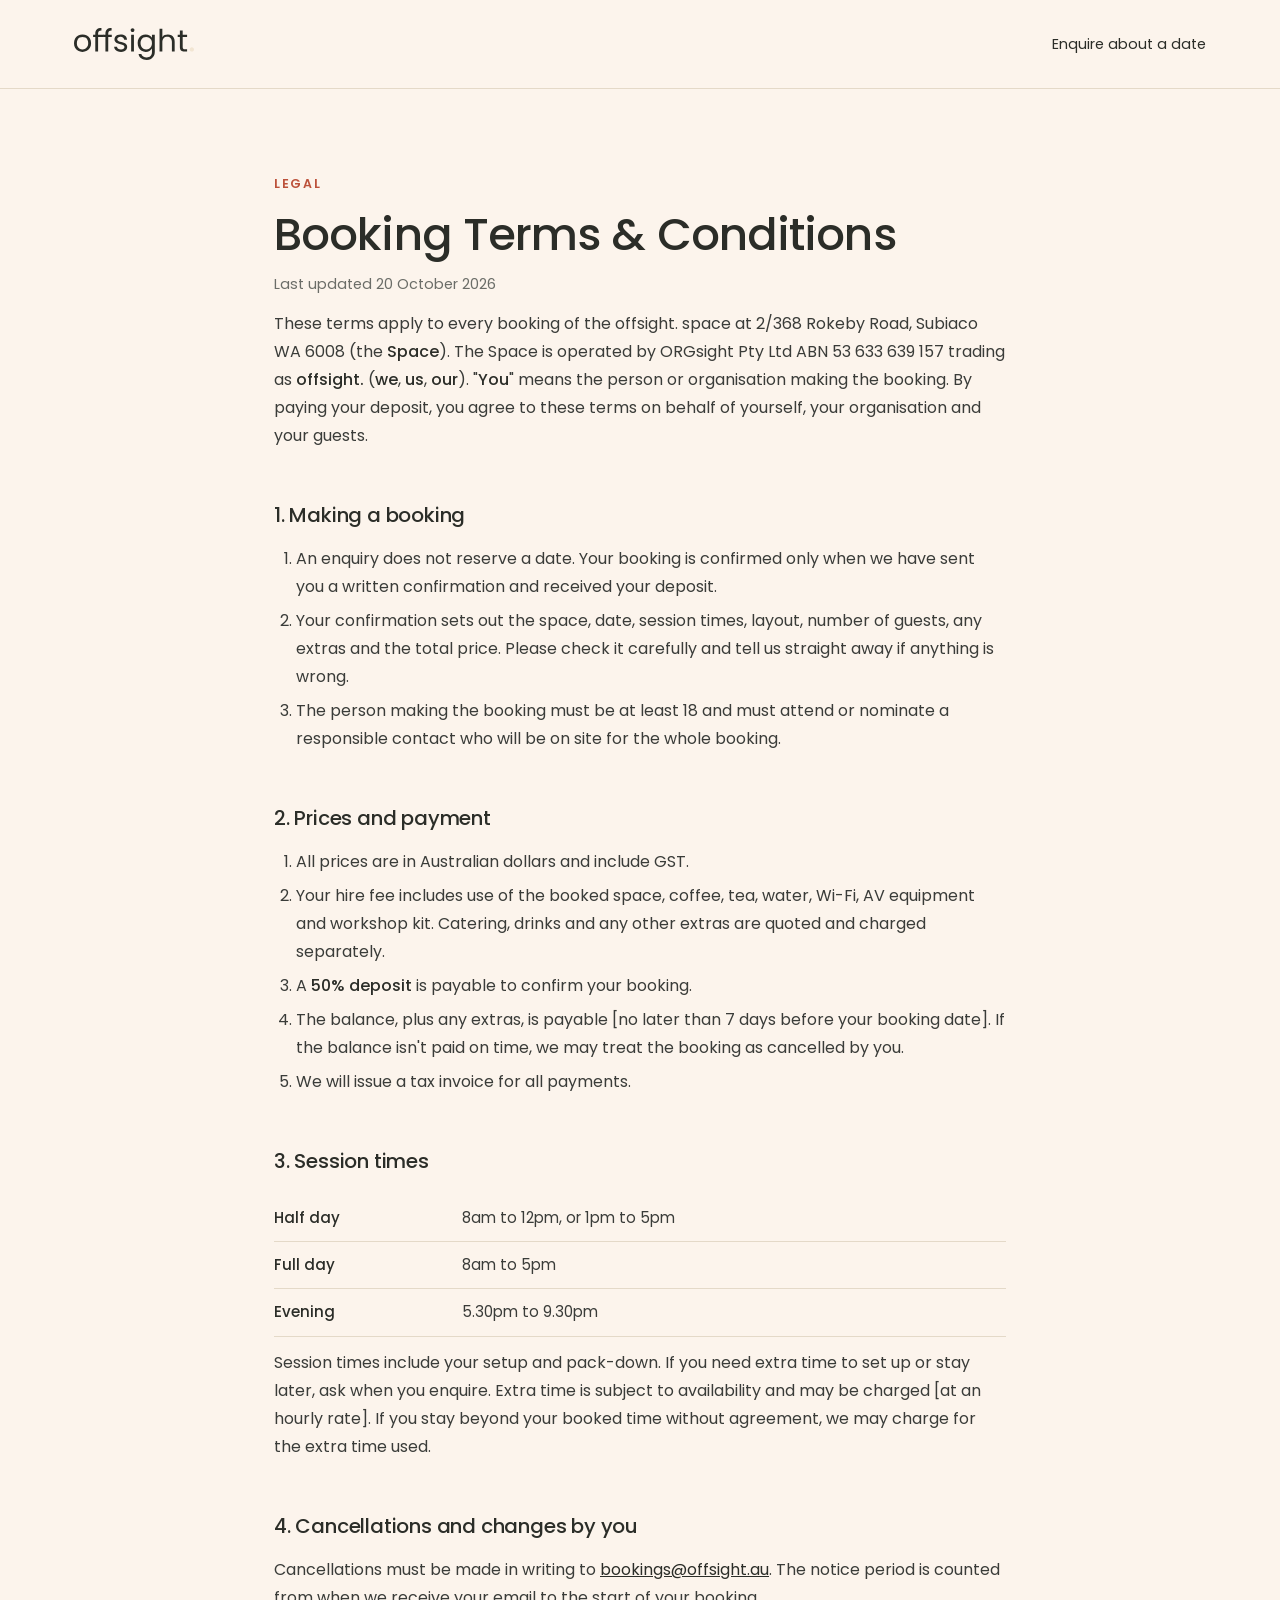
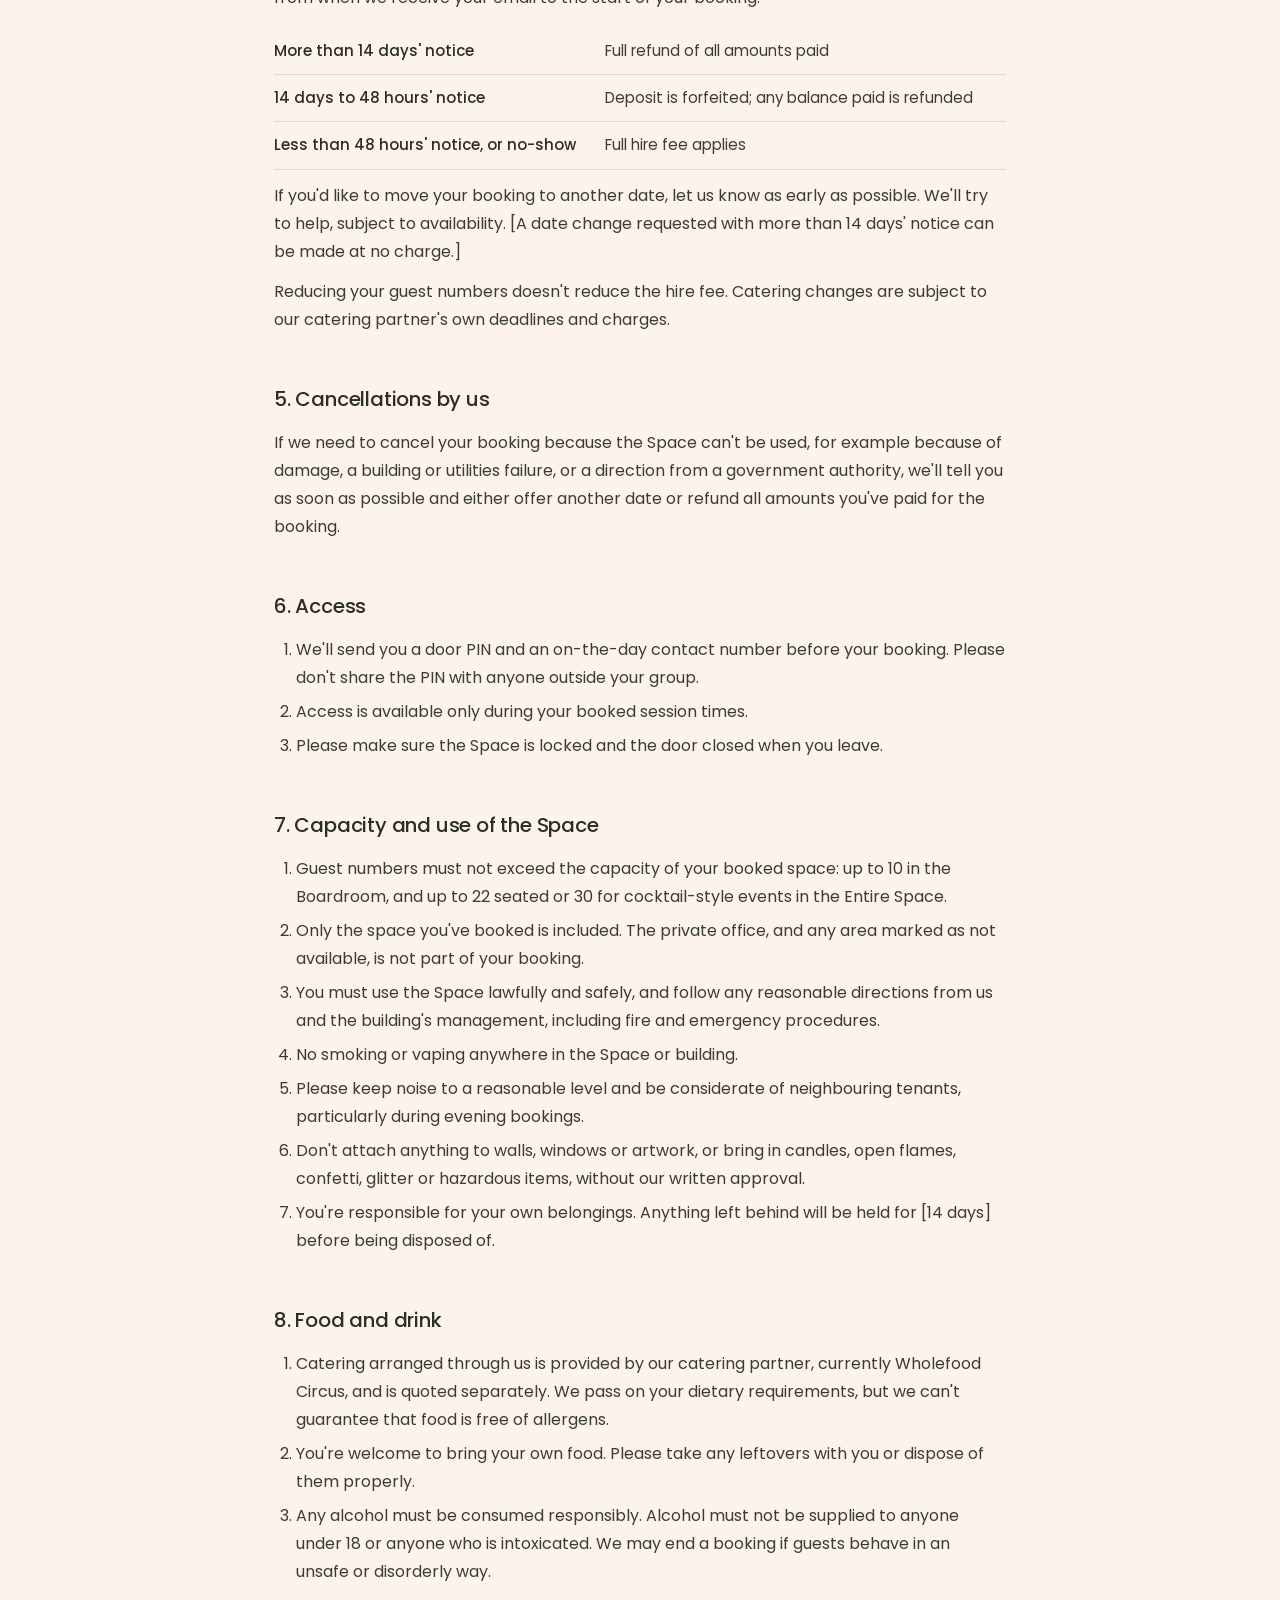
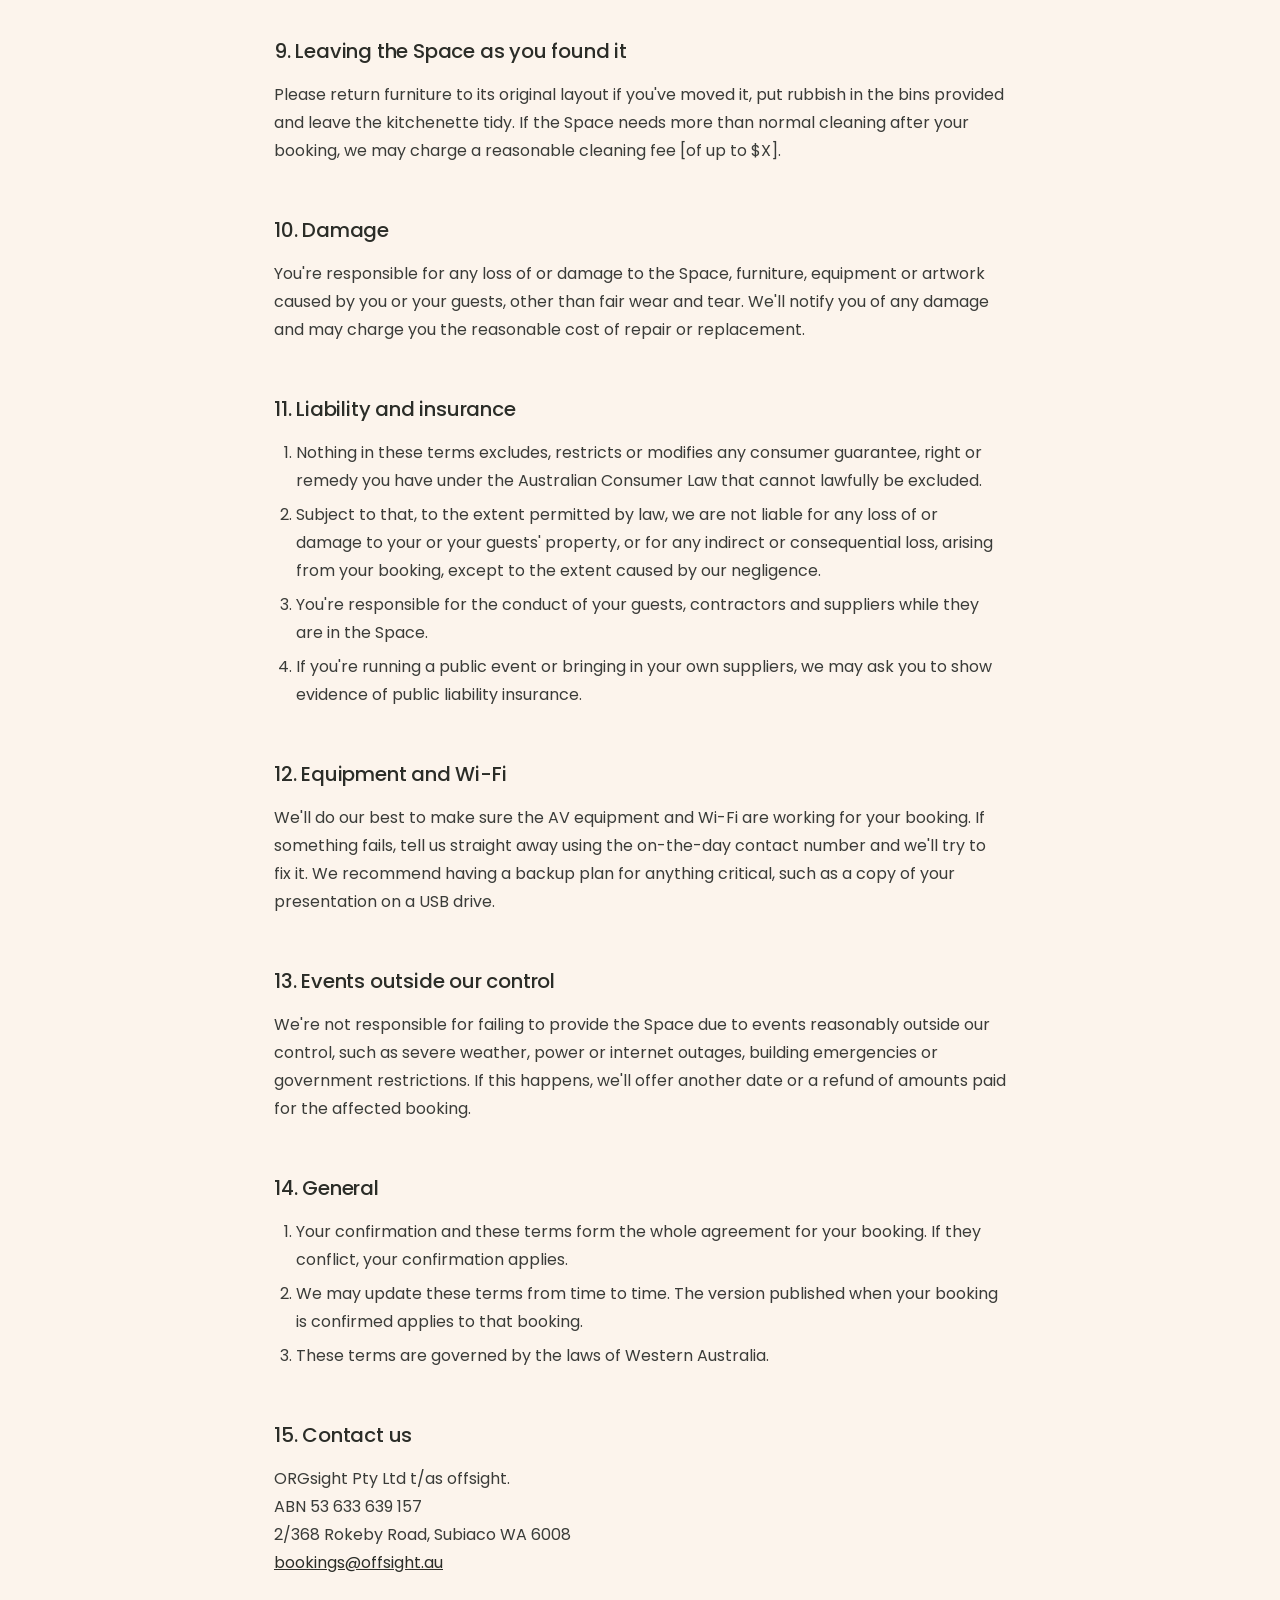
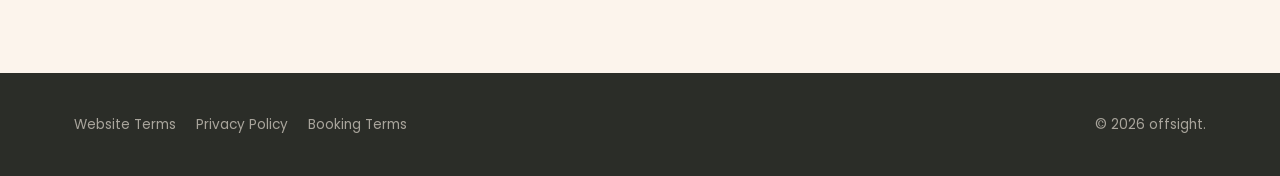
<file: booking-terms.html>
<!doctype html>
<html lang="en-AU">
<head>
<meta charset="utf-8">
<meta name="viewport" content="width=device-width, initial-scale=1">
<title>Booking Terms &amp; Conditions | offsight.</title>
<meta name="description" content="Terms and conditions for booking the offsight. boardroom and event space in Subiaco, including deposits, cancellations and use of the space.">
<link rel="canonical" href="https://offsight.au/booking-terms">
<link rel="icon" href="assets/favicon.svg" type="image/svg+xml">
<link rel="apple-touch-icon" href="assets/apple-touch-icon.png">
<meta name="theme-color" content="#2b2d28">
<link rel="preconnect" href="https://fonts.googleapis.com">
<link rel="preconnect" href="https://fonts.gstatic.com" crossorigin>
<link href="https://fonts.googleapis.com/css2?family=Poppins:wght@400;500;600&display=swap" rel="stylesheet">
<link rel="stylesheet" href="assets/legal.css">
</head>
<body>
<header>
  <div class="wrap">
    <a href="/" aria-label="offsight. home"><img src="assets/logo.svg" alt="offsight." width="120" height="32"></a>
    <nav><a href="/#book">Enquire about a date</a></nav>
  </div>
</header>

<main>
  <div class="wrap">
    <p class="eyebrow">Legal</p>
    <h1>Booking Terms &amp; Conditions</h1>
    <p class="updated">Last updated 20 October 2026</p>

    <p>These terms apply to every booking of the offsight. space at 2/368 Rokeby Road, Subiaco WA 6008 (the <strong>Space</strong>). The Space is operated by ORGsight Pty Ltd ABN 53 633 639 157 trading as <strong>offsight.</strong> (<strong>we</strong>, <strong>us</strong>, <strong>our</strong>). "<strong>You</strong>" means the person or organisation making the booking. By paying your deposit, you agree to these terms on behalf of yourself, your organisation and your guests.</p>

    <h2>1. Making a booking</h2>
    <ol>
      <li>An enquiry does not reserve a date. Your booking is confirmed only when we have sent you a written confirmation and received your deposit.</li>
      <li>Your confirmation sets out the space, date, session times, layout, number of guests, any extras and the total price. Please check it carefully and tell us straight away if anything is wrong.</li>
      <li>The person making the booking must be at least 18 and must attend or nominate a responsible contact who will be on site for the whole booking.</li>
    </ol>

    <h2>2. Prices and payment</h2>
    <ol>
      <li>All prices are in Australian dollars and include GST.</li>
      <li>Your hire fee includes use of the booked space, coffee, tea, water, Wi-Fi, AV equipment and workshop kit. Catering, drinks and any other extras are quoted and charged separately.</li>
      <li>A <strong>50% deposit</strong> is payable to confirm your booking.</li>
      <li>The balance, plus any extras, is payable [no later than 7 days before your booking date]. If the balance isn't paid on time, we may treat the booking as cancelled by you.</li>
      <li>We will issue a tax invoice for all payments.</li>
    </ol>

    <h2>3. Session times</h2>
    <table>
      <tr><th>Half day</th><td>8am to 12pm, or 1pm to 5pm</td></tr>
      <tr><th>Full day</th><td>8am to 5pm</td></tr>
      <tr><th>Evening</th><td>5.30pm to 9.30pm</td></tr>
    </table>
    <p>Session times include your setup and pack-down. If you need extra time to set up or stay later, ask when you enquire. Extra time is subject to availability and may be charged [at an hourly rate]. If you stay beyond your booked time without agreement, we may charge for the extra time used.</p>

    <h2>4. Cancellations and changes by you</h2>
    <p>Cancellations must be made in writing to <a href="mailto:bookings@offsight.au">bookings@offsight.au</a>. The notice period is counted from when we receive your email to the start of your booking.</p>
    <table>
      <tr><th>More than 14 days' notice</th><td>Full refund of all amounts paid</td></tr>
      <tr><th>14 days to 48 hours' notice</th><td>Deposit is forfeited; any balance paid is refunded</td></tr>
      <tr><th>Less than 48 hours' notice, or no-show</th><td>Full hire fee applies</td></tr>
    </table>
    <p>If you'd like to move your booking to another date, let us know as early as possible. We'll try to help, subject to availability. [A date change requested with more than 14 days' notice can be made at no charge.]</p>
    <p>Reducing your guest numbers doesn't reduce the hire fee. Catering changes are subject to our catering partner's own deadlines and charges.</p>

    <h2>5. Cancellations by us</h2>
    <p>If we need to cancel your booking because the Space can't be used, for example because of damage, a building or utilities failure, or a direction from a government authority, we'll tell you as soon as possible and either offer another date or refund all amounts you've paid for the booking.</p>

    <h2>6. Access</h2>
    <ol>
      <li>We'll send you a door PIN and an on-the-day contact number before your booking. Please don't share the PIN with anyone outside your group.</li>
      <li>Access is available only during your booked session times.</li>
      <li>Please make sure the Space is locked and the door closed when you leave.</li>
    </ol>

    <h2>7. Capacity and use of the Space</h2>
    <ol>
      <li>Guest numbers must not exceed the capacity of your booked space: up to 10 in the Boardroom, and up to 22 seated or 30 for cocktail-style events in the Entire Space.</li>
      <li>Only the space you've booked is included. The private office, and any area marked as not available, is not part of your booking.</li>
      <li>You must use the Space lawfully and safely, and follow any reasonable directions from us and the building's management, including fire and emergency procedures.</li>
      <li>No smoking or vaping anywhere in the Space or building.</li>
      <li>Please keep noise to a reasonable level and be considerate of neighbouring tenants, particularly during evening bookings.</li>
      <li>Don't attach anything to walls, windows or artwork, or bring in candles, open flames, confetti, glitter or hazardous items, without our written approval.</li>
      <li>You're responsible for your own belongings. Anything left behind will be held for [14 days] before being disposed of.</li>
    </ol>

    <h2>8. Food and drink</h2>
    <ol>
      <li>Catering arranged through us is provided by our catering partner, currently Wholefood Circus, and is quoted separately. We pass on your dietary requirements, but we can't guarantee that food is free of allergens.</li>
      <li>You're welcome to bring your own food. Please take any leftovers with you or dispose of them properly.</li>
      <li>Any alcohol must be consumed responsibly. Alcohol must not be supplied to anyone under 18 or anyone who is intoxicated. We may end a booking if guests behave in an unsafe or disorderly way.</li>
    </ol>

    <h2>9. Leaving the Space as you found it</h2>
    <p>Please return furniture to its original layout if you've moved it, put rubbish in the bins provided and leave the kitchenette tidy. If the Space needs more than normal cleaning after your booking, we may charge a reasonable cleaning fee [of up to $X].</p>

    <h2>10. Damage</h2>
    <p>You're responsible for any loss of or damage to the Space, furniture, equipment or artwork caused by you or your guests, other than fair wear and tear. We'll notify you of any damage and may charge you the reasonable cost of repair or replacement.</p>

    <h2>11. Liability and insurance</h2>
    <ol>
      <li>Nothing in these terms excludes, restricts or modifies any consumer guarantee, right or remedy you have under the Australian Consumer Law that cannot lawfully be excluded.</li>
      <li>Subject to that, to the extent permitted by law, we are not liable for any loss of or damage to your or your guests' property, or for any indirect or consequential loss, arising from your booking, except to the extent caused by our negligence.</li>
      <li>You're responsible for the conduct of your guests, contractors and suppliers while they are in the Space.</li>
      <li>If you're running a public event or bringing in your own suppliers, we may ask you to show evidence of public liability insurance.</li>
    </ol>

    <h2>12. Equipment and Wi-Fi</h2>
    <p>We'll do our best to make sure the AV equipment and Wi-Fi are working for your booking. If something fails, tell us straight away using the on-the-day contact number and we'll try to fix it. We recommend having a backup plan for anything critical, such as a copy of your presentation on a USB drive.</p>

    <h2>13. Events outside our control</h2>
    <p>We're not responsible for failing to provide the Space due to events reasonably outside our control, such as severe weather, power or internet outages, building emergencies or government restrictions. If this happens, we'll offer another date or a refund of amounts paid for the affected booking.</p>

    <h2>14. General</h2>
    <ol>
      <li>Your confirmation and these terms form the whole agreement for your booking. If they conflict, your confirmation applies.</li>
      <li>We may update these terms from time to time. The version published when your booking is confirmed applies to that booking.</li>
      <li>These terms are governed by the laws of Western Australia.</li>
    </ol>

    <h2>15. Contact us</h2>
    <p>ORGsight Pty Ltd t/as offsight.<br>ABN 53 633 639 157<br>2/368 Rokeby Road, Subiaco WA 6008<br><a href="mailto:bookings@offsight.au">bookings@offsight.au</a></p>
  </div>
</main>

<footer>
  <div class="wrap">
    <nav><a href="/website-terms">Website Terms</a><a href="/privacy">Privacy Policy</a><a href="/booking-terms">Booking Terms</a></nav>
    <span>© 2026 offsight.</span>
  </div>
</footer>
</body>
</html>
</file>
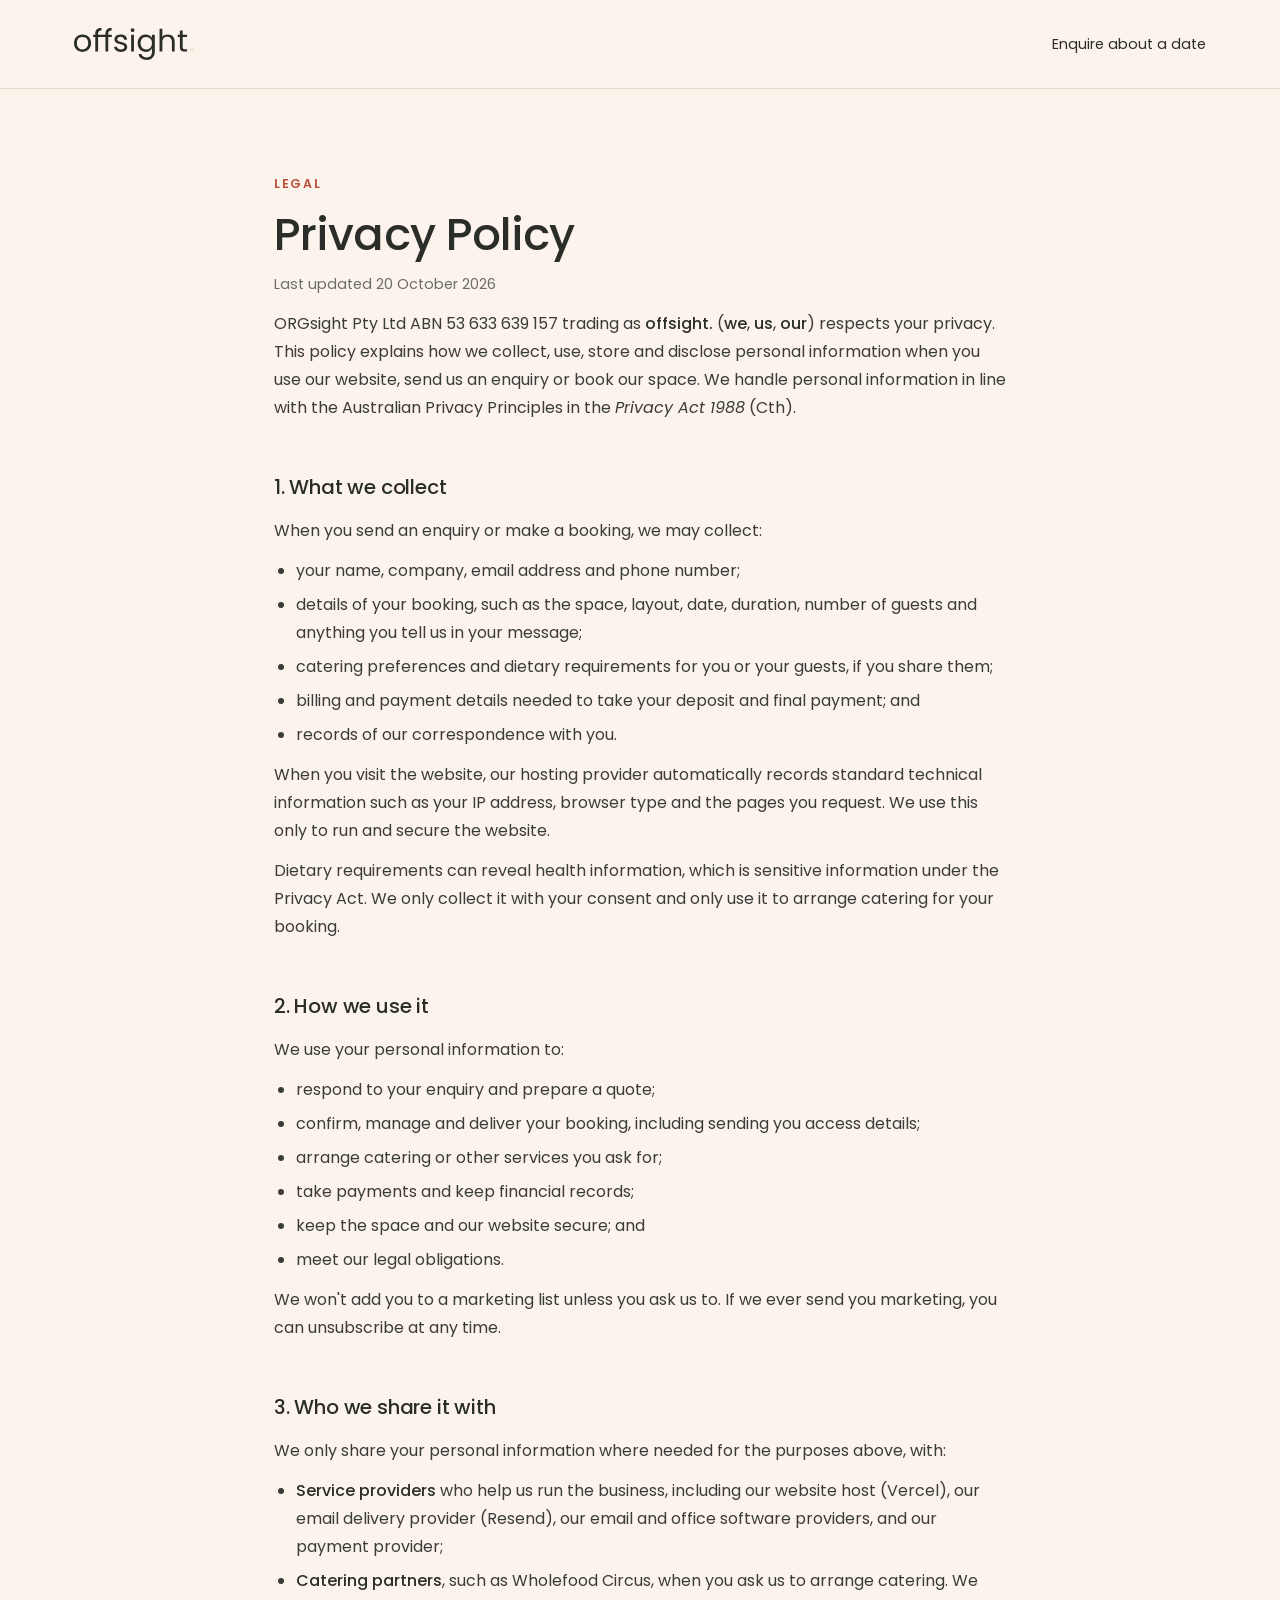
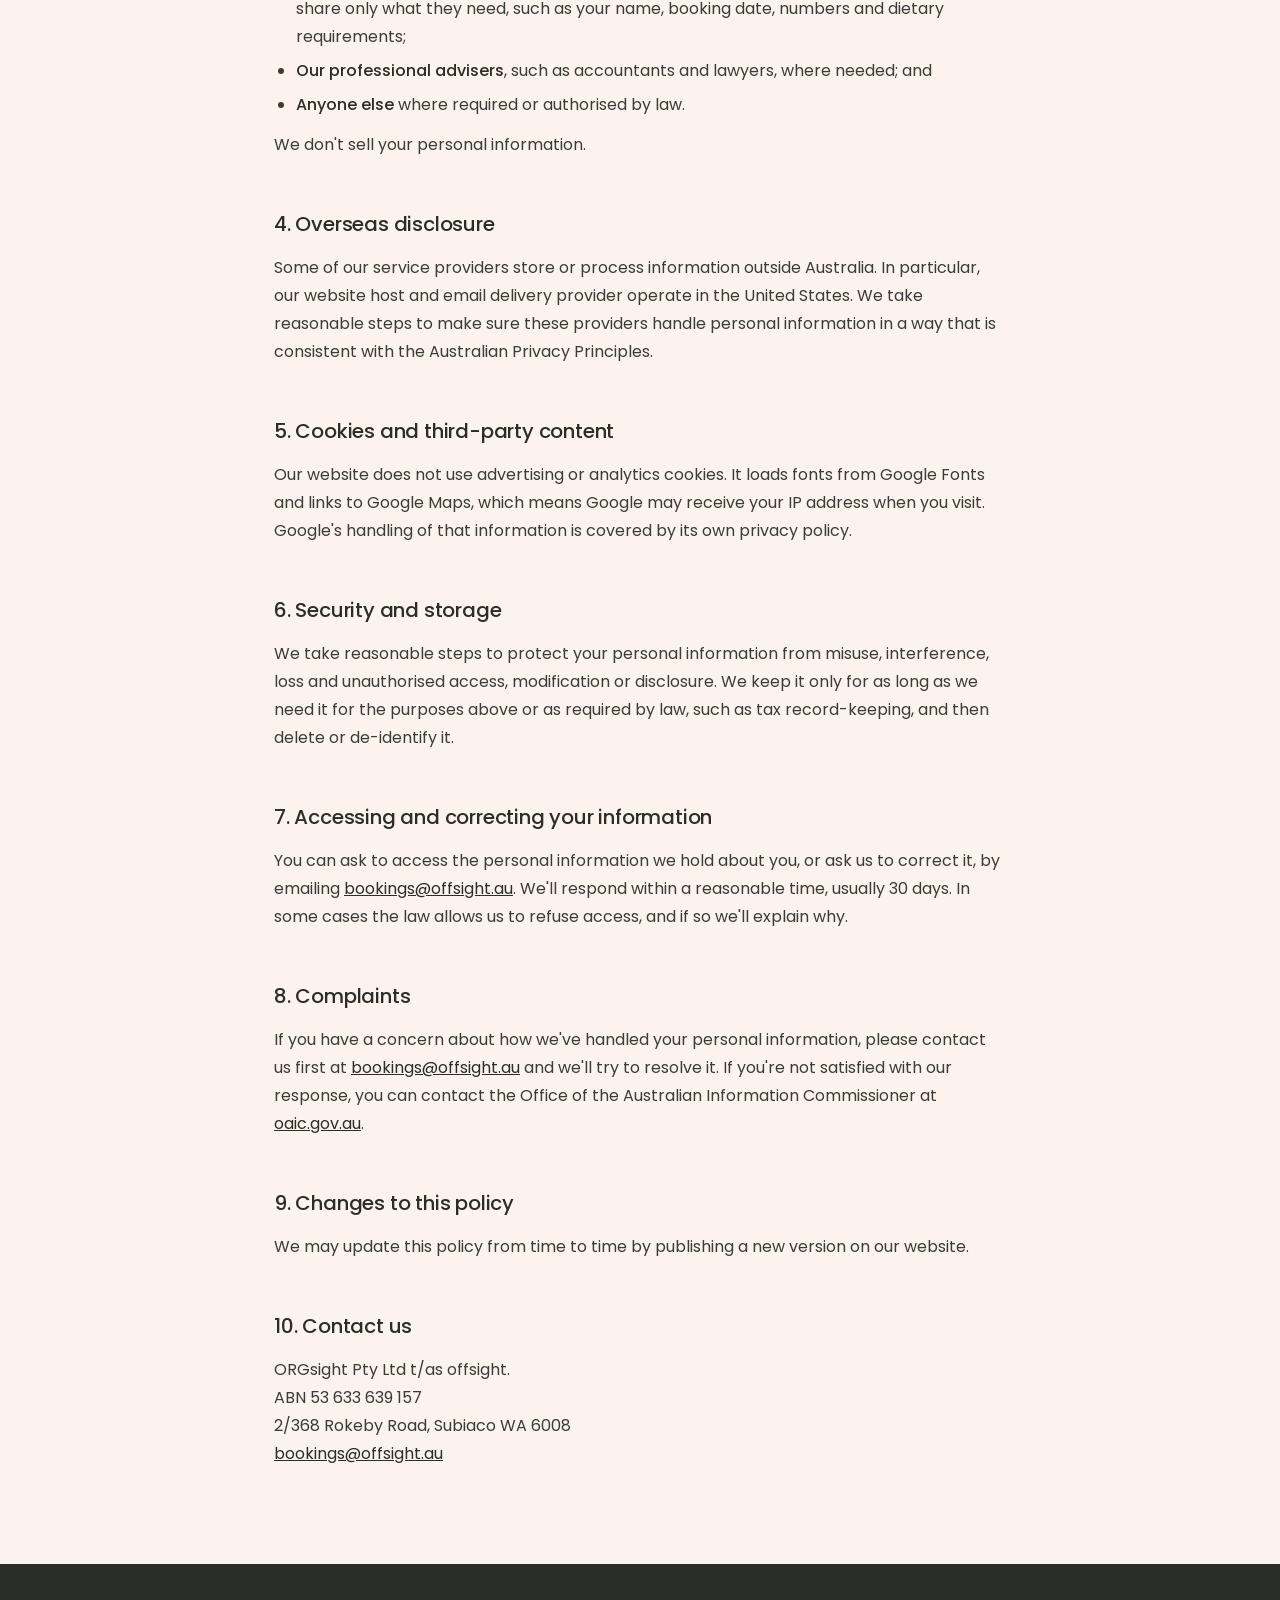
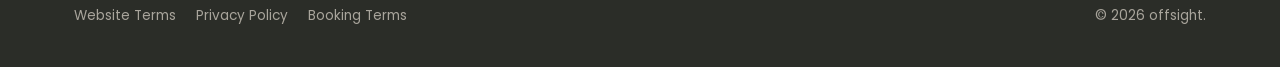
<file: privacy.html>
<!doctype html>
<html lang="en-AU">
<head>
<meta charset="utf-8">
<meta name="viewport" content="width=device-width, initial-scale=1">
<title>Privacy Policy | offsight.</title>
<meta name="description" content="How offsight. collects, uses and protects your personal information.">
<link rel="canonical" href="https://offsight.au/privacy">
<link rel="icon" href="assets/favicon.svg" type="image/svg+xml">
<link rel="apple-touch-icon" href="assets/apple-touch-icon.png">
<meta name="theme-color" content="#2b2d28">
<link rel="preconnect" href="https://fonts.googleapis.com">
<link rel="preconnect" href="https://fonts.gstatic.com" crossorigin>
<link href="https://fonts.googleapis.com/css2?family=Poppins:wght@400;500;600&display=swap" rel="stylesheet">
<link rel="stylesheet" href="assets/legal.css">
</head>
<body>
<header>
  <div class="wrap">
    <a href="/" aria-label="offsight. home"><img src="assets/logo.svg" alt="offsight." width="120" height="32"></a>
    <nav><a href="/#book">Enquire about a date</a></nav>
  </div>
</header>

<main>
  <div class="wrap">
    <p class="eyebrow">Legal</p>
    <h1>Privacy Policy</h1>
    <p class="updated">Last updated 20 October 2026</p>

    <p>ORGsight Pty Ltd ABN 53 633 639 157 trading as <strong>offsight.</strong> (<strong>we</strong>, <strong>us</strong>, <strong>our</strong>) respects your privacy. This policy explains how we collect, use, store and disclose personal information when you use our website, send us an enquiry or book our space. We handle personal information in line with the Australian Privacy Principles in the <em>Privacy Act 1988</em> (Cth).</p>

    <h2>1. What we collect</h2>
    <p>When you send an enquiry or make a booking, we may collect:</p>
    <ul>
      <li>your name, company, email address and phone number;</li>
      <li>details of your booking, such as the space, layout, date, duration, number of guests and anything you tell us in your message;</li>
      <li>catering preferences and dietary requirements for you or your guests, if you share them;</li>
      <li>billing and payment details needed to take your deposit and final payment; and</li>
      <li>records of our correspondence with you.</li>
    </ul>
    <p>When you visit the website, our hosting provider automatically records standard technical information such as your IP address, browser type and the pages you request. We use this only to run and secure the website.</p>
    <p>Dietary requirements can reveal health information, which is sensitive information under the Privacy Act. We only collect it with your consent and only use it to arrange catering for your booking.</p>

    <h2>2. How we use it</h2>
    <p>We use your personal information to:</p>
    <ul>
      <li>respond to your enquiry and prepare a quote;</li>
      <li>confirm, manage and deliver your booking, including sending you access details;</li>
      <li>arrange catering or other services you ask for;</li>
      <li>take payments and keep financial records;</li>
      <li>keep the space and our website secure; and</li>
      <li>meet our legal obligations.</li>
    </ul>
    <p>We won't add you to a marketing list unless you ask us to. If we ever send you marketing, you can unsubscribe at any time.</p>

    <h2>3. Who we share it with</h2>
    <p>We only share your personal information where needed for the purposes above, with:</p>
    <ul>
      <li><strong>Service providers</strong> who help us run the business, including our website host (Vercel), our email delivery provider (Resend), our email and office software providers, and our payment provider;</li>
      <li><strong>Catering partners</strong>, such as Wholefood Circus, when you ask us to arrange catering. We share only what they need, such as your name, booking date, numbers and dietary requirements;</li>
      <li><strong>Our professional advisers</strong>, such as accountants and lawyers, where needed; and</li>
      <li><strong>Anyone else</strong> where required or authorised by law.</li>
    </ul>
    <p>We don't sell your personal information.</p>

    <h2>4. Overseas disclosure</h2>
    <p>Some of our service providers store or process information outside Australia. In particular, our website host and email delivery provider operate in the United States. We take reasonable steps to make sure these providers handle personal information in a way that is consistent with the Australian Privacy Principles.</p>

    <h2>5. Cookies and third-party content</h2>
    <p>Our website does not use advertising or analytics cookies. It loads fonts from Google Fonts and links to Google Maps, which means Google may receive your IP address when you visit. Google's handling of that information is covered by its own privacy policy.</p>

    <h2>6. Security and storage</h2>
    <p>We take reasonable steps to protect your personal information from misuse, interference, loss and unauthorised access, modification or disclosure. We keep it only for as long as we need it for the purposes above or as required by law, such as tax record-keeping, and then delete or de-identify it.</p>

    <h2>7. Accessing and correcting your information</h2>
    <p>You can ask to access the personal information we hold about you, or ask us to correct it, by emailing <a href="mailto:bookings@offsight.au">bookings@offsight.au</a>. We'll respond within a reasonable time, usually 30 days. In some cases the law allows us to refuse access, and if so we'll explain why.</p>

    <h2>8. Complaints</h2>
    <p>If you have a concern about how we've handled your personal information, please contact us first at <a href="mailto:bookings@offsight.au">bookings@offsight.au</a> and we'll try to resolve it. If you're not satisfied with our response, you can contact the Office of the Australian Information Commissioner at <a href="https://www.oaic.gov.au" target="_blank" rel="noopener">oaic.gov.au</a>.</p>

    <h2>9. Changes to this policy</h2>
    <p>We may update this policy from time to time by publishing a new version on our website.</p>

    <h2>10. Contact us</h2>
    <p>ORGsight Pty Ltd t/as offsight.<br>ABN 53 633 639 157<br>2/368 Rokeby Road, Subiaco WA 6008<br><a href="mailto:bookings@offsight.au">bookings@offsight.au</a></p>
  </div>
</main>

<footer>
  <div class="wrap">
    <nav><a href="/website-terms">Website Terms</a><a href="/privacy">Privacy Policy</a><a href="/booking-terms">Booking Terms</a></nav>
    <span>© 2026 offsight.</span>
  </div>
</footer>
</body>
</html>
</file>
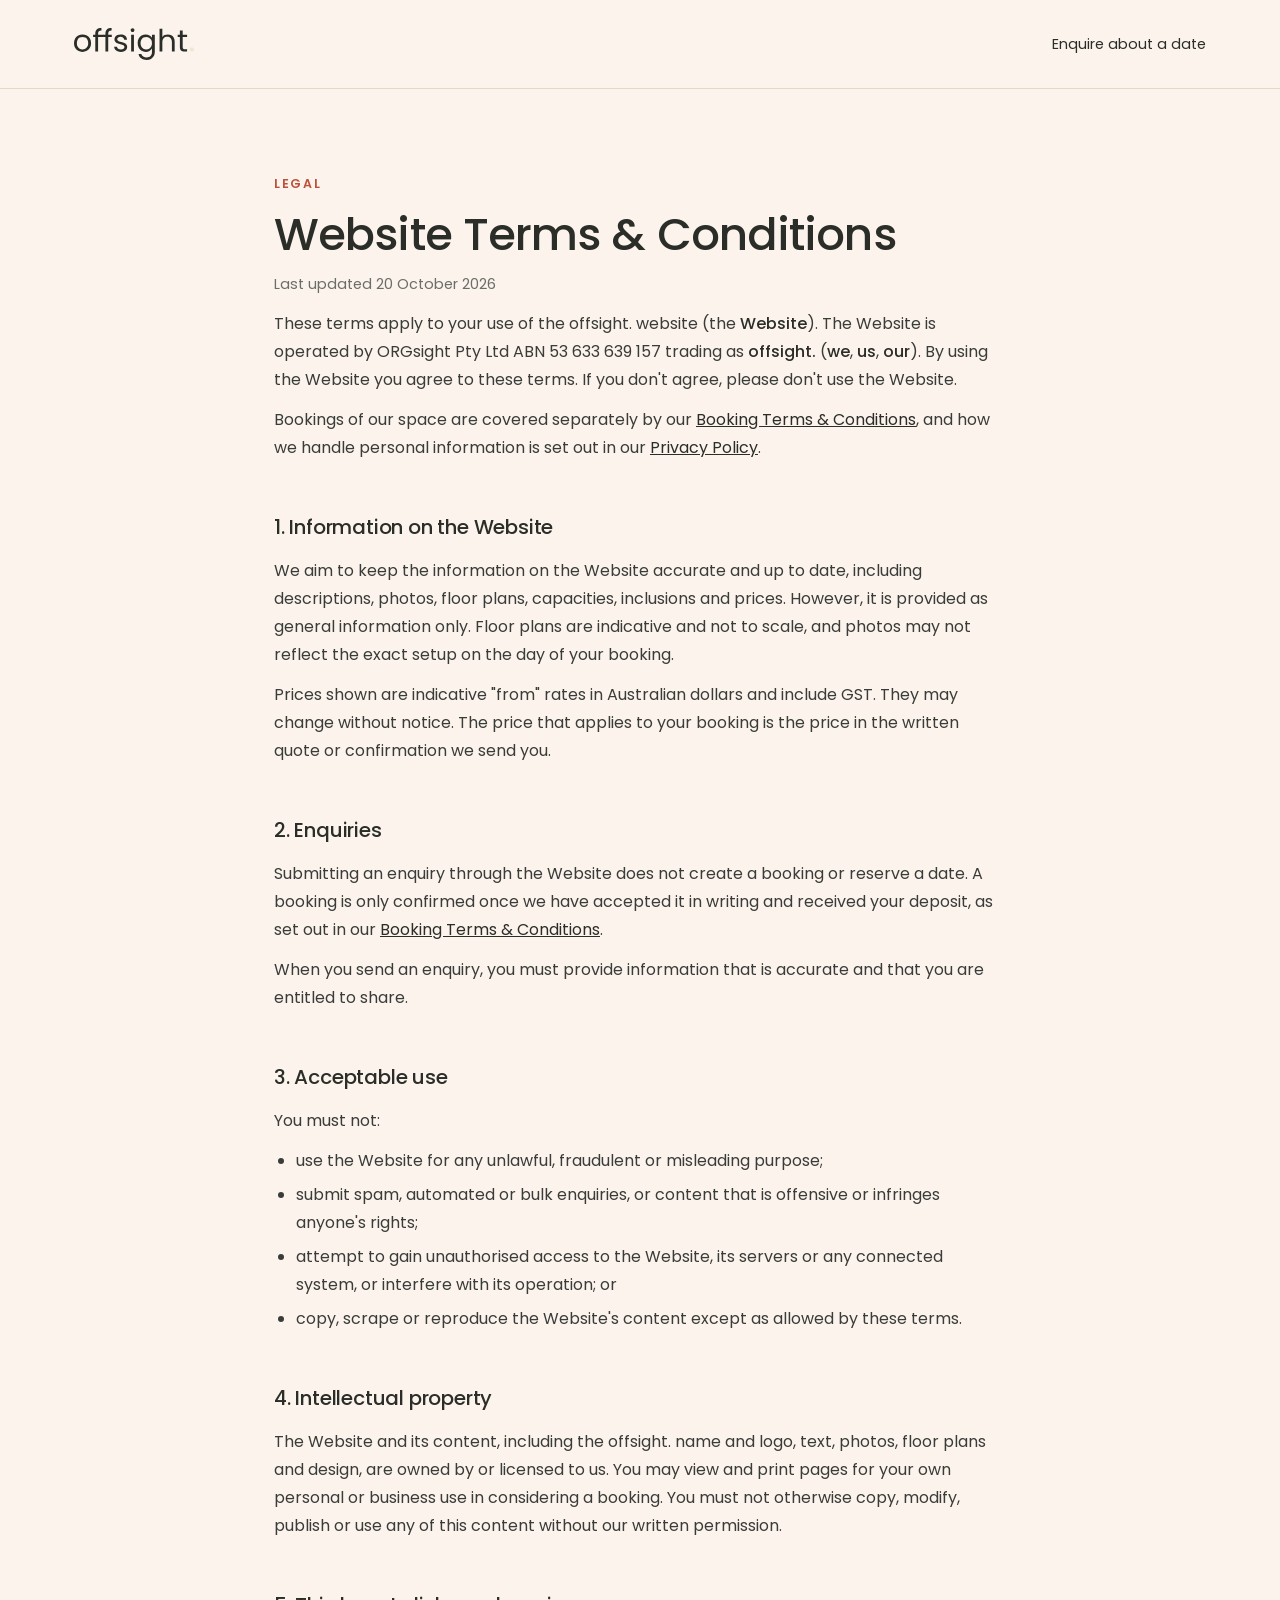
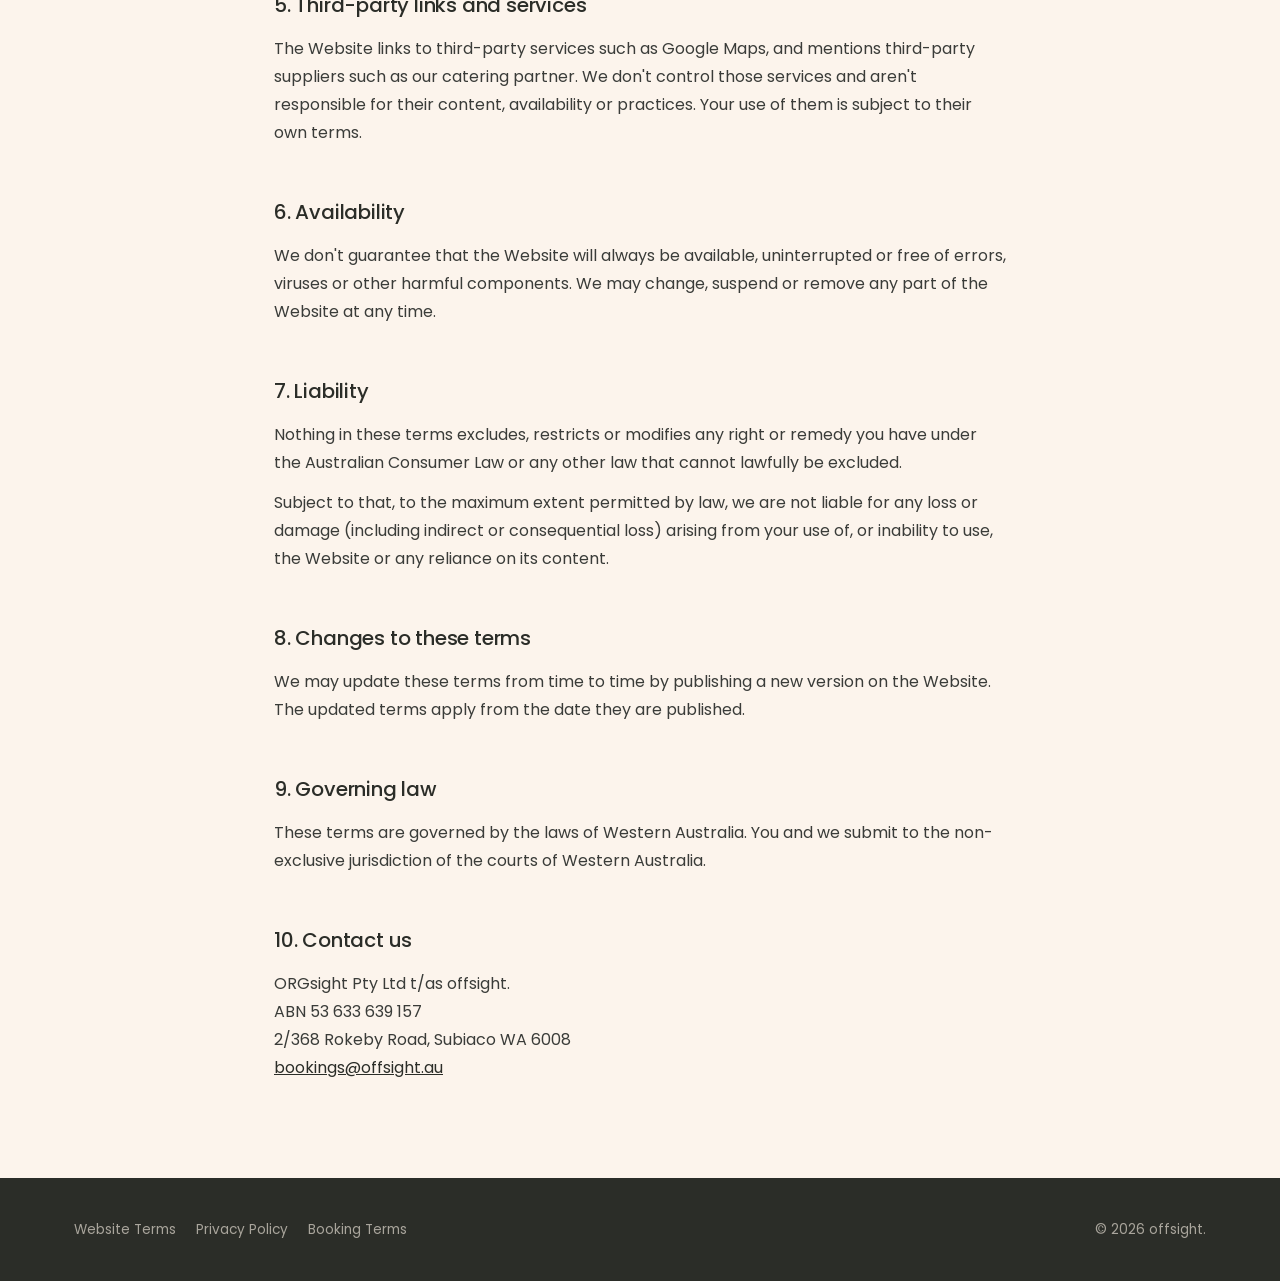
<file: website-terms.html>
<!doctype html>
<html lang="en-AU">
<head>
<meta charset="utf-8">
<meta name="viewport" content="width=device-width, initial-scale=1">
<title>Website Terms &amp; Conditions | offsight.</title>
<meta name="description" content="Terms and conditions for using the offsight. website.">
<link rel="canonical" href="https://offsight.au/website-terms">
<link rel="icon" href="assets/favicon.svg" type="image/svg+xml">
<link rel="apple-touch-icon" href="assets/apple-touch-icon.png">
<meta name="theme-color" content="#2b2d28">
<link rel="preconnect" href="https://fonts.googleapis.com">
<link rel="preconnect" href="https://fonts.gstatic.com" crossorigin>
<link href="https://fonts.googleapis.com/css2?family=Poppins:wght@400;500;600&display=swap" rel="stylesheet">
<link rel="stylesheet" href="assets/legal.css">
</head>
<body>
<header>
  <div class="wrap">
    <a href="/" aria-label="offsight. home"><img src="assets/logo.svg" alt="offsight." width="120" height="32"></a>
    <nav><a href="/#book">Enquire about a date</a></nav>
  </div>
</header>

<main>
  <div class="wrap">
    <p class="eyebrow">Legal</p>
    <h1>Website Terms &amp; Conditions</h1>
    <p class="updated">Last updated 20 October 2026</p>

    <p>These terms apply to your use of the offsight. website (the <strong>Website</strong>). The Website is operated by ORGsight Pty Ltd ABN 53 633 639 157 trading as <strong>offsight.</strong> (<strong>we</strong>, <strong>us</strong>, <strong>our</strong>). By using the Website you agree to these terms. If you don't agree, please don't use the Website.</p>
    <p>Bookings of our space are covered separately by our <a href="/booking-terms">Booking Terms &amp; Conditions</a>, and how we handle personal information is set out in our <a href="/privacy">Privacy Policy</a>.</p>

    <h2>1. Information on the Website</h2>
    <p>We aim to keep the information on the Website accurate and up to date, including descriptions, photos, floor plans, capacities, inclusions and prices. However, it is provided as general information only. Floor plans are indicative and not to scale, and photos may not reflect the exact setup on the day of your booking.</p>
    <p>Prices shown are indicative "from" rates in Australian dollars and include GST. They may change without notice. The price that applies to your booking is the price in the written quote or confirmation we send you.</p>

    <h2>2. Enquiries</h2>
    <p>Submitting an enquiry through the Website does not create a booking or reserve a date. A booking is only confirmed once we have accepted it in writing and received your deposit, as set out in our <a href="/booking-terms">Booking Terms &amp; Conditions</a>.</p>
    <p>When you send an enquiry, you must provide information that is accurate and that you are entitled to share.</p>

    <h2>3. Acceptable use</h2>
    <p>You must not:</p>
    <ul>
      <li>use the Website for any unlawful, fraudulent or misleading purpose;</li>
      <li>submit spam, automated or bulk enquiries, or content that is offensive or infringes anyone's rights;</li>
      <li>attempt to gain unauthorised access to the Website, its servers or any connected system, or interfere with its operation; or</li>
      <li>copy, scrape or reproduce the Website's content except as allowed by these terms.</li>
    </ul>

    <h2>4. Intellectual property</h2>
    <p>The Website and its content, including the offsight. name and logo, text, photos, floor plans and design, are owned by or licensed to us. You may view and print pages for your own personal or business use in considering a booking. You must not otherwise copy, modify, publish or use any of this content without our written permission.</p>

    <h2>5. Third-party links and services</h2>
    <p>The Website links to third-party services such as Google Maps, and mentions third-party suppliers such as our catering partner. We don't control those services and aren't responsible for their content, availability or practices. Your use of them is subject to their own terms.</p>

    <h2>6. Availability</h2>
    <p>We don't guarantee that the Website will always be available, uninterrupted or free of errors, viruses or other harmful components. We may change, suspend or remove any part of the Website at any time.</p>

    <h2>7. Liability</h2>
    <p>Nothing in these terms excludes, restricts or modifies any right or remedy you have under the Australian Consumer Law or any other law that cannot lawfully be excluded.</p>
    <p>Subject to that, to the maximum extent permitted by law, we are not liable for any loss or damage (including indirect or consequential loss) arising from your use of, or inability to use, the Website or any reliance on its content.</p>

    <h2>8. Changes to these terms</h2>
    <p>We may update these terms from time to time by publishing a new version on the Website. The updated terms apply from the date they are published.</p>

    <h2>9. Governing law</h2>
    <p>These terms are governed by the laws of Western Australia. You and we submit to the non-exclusive jurisdiction of the courts of Western Australia.</p>

    <h2>10. Contact us</h2>
    <p>ORGsight Pty Ltd t/as offsight.<br>ABN 53 633 639 157<br>2/368 Rokeby Road, Subiaco WA 6008<br><a href="mailto:bookings@offsight.au">bookings@offsight.au</a></p>
  </div>
</main>

<footer>
  <div class="wrap">
    <nav><a href="/website-terms">Website Terms</a><a href="/privacy">Privacy Policy</a><a href="/booking-terms">Booking Terms</a></nav>
    <span>© 2026 offsight.</span>
  </div>
</footer>
</body>
</html>
</file>
<file: assets/legal.css>
/* shared styles for the legal pages; tokens match index.html */
:root{--ink:#2b2d28;--ink-2:#3a3c39;--sand:#f2e5d2;--cream:#fcf4ec;--muted:#6b6d68;--line:#e4d9c8;--terracotta:#bc513a}
*{box-sizing:border-box;margin:0}
body{font:400 16px/1.75 "Poppins",system-ui,sans-serif;color:var(--ink-2);background:var(--cream);-webkit-font-smoothing:antialiased}
a{color:var(--ink)}
a:hover{color:var(--terracotta)}
:focus-visible{outline:2px solid var(--terracotta);outline-offset:3px}
.wrap{max-width:780px;margin:0 auto;padding:0 24px}
header{padding:28px 0;border-bottom:1px solid var(--line)}
header .wrap{max-width:1180px;display:flex;justify-content:space-between;align-items:center;gap:20px}
header img{width:120px;display:block}
header nav a{font-size:.9rem;text-decoration:none}
main{padding:72px 0 96px}
.eyebrow{font-size:.78rem;font-weight:600;letter-spacing:.14em;text-transform:uppercase;color:var(--terracotta);margin-bottom:14px}
h1{color:var(--ink);font-weight:500;font-size:clamp(2rem,5vw,2.8rem);line-height:1.15;letter-spacing:-.02em}
.updated{color:var(--muted);font-size:.9rem;margin-top:12px}
h2{color:var(--ink);font-weight:500;font-size:1.25rem;letter-spacing:-.01em;margin:48px 0 12px}
p,ul,ol{margin-top:12px}
ul,ol{padding-left:22px}
li{margin-top:6px}
strong{color:var(--ink);font-weight:500}
.note{margin-top:32px;padding:18px 22px;background:var(--sand);border-radius:12px;font-size:.92rem}
table{width:100%;border-collapse:collapse;margin-top:16px;font-size:.94rem}
th,td{text-align:left;padding:10px 12px 10px 0;border-bottom:1px solid var(--line);vertical-align:top}
th{color:var(--ink);font-weight:500}
footer{background:var(--ink);color:#a9a59c;padding:40px 0;font-size:.85rem}
footer .wrap{max-width:1180px;display:flex;justify-content:space-between;gap:20px;flex-wrap:wrap}
footer a{color:#a9a59c;text-decoration:none;margin-right:20px}
footer a:hover{color:var(--sand)}
@media (max-width:560px){.wrap{padding:0 18px}main{padding:48px 0 72px}}
</file>
